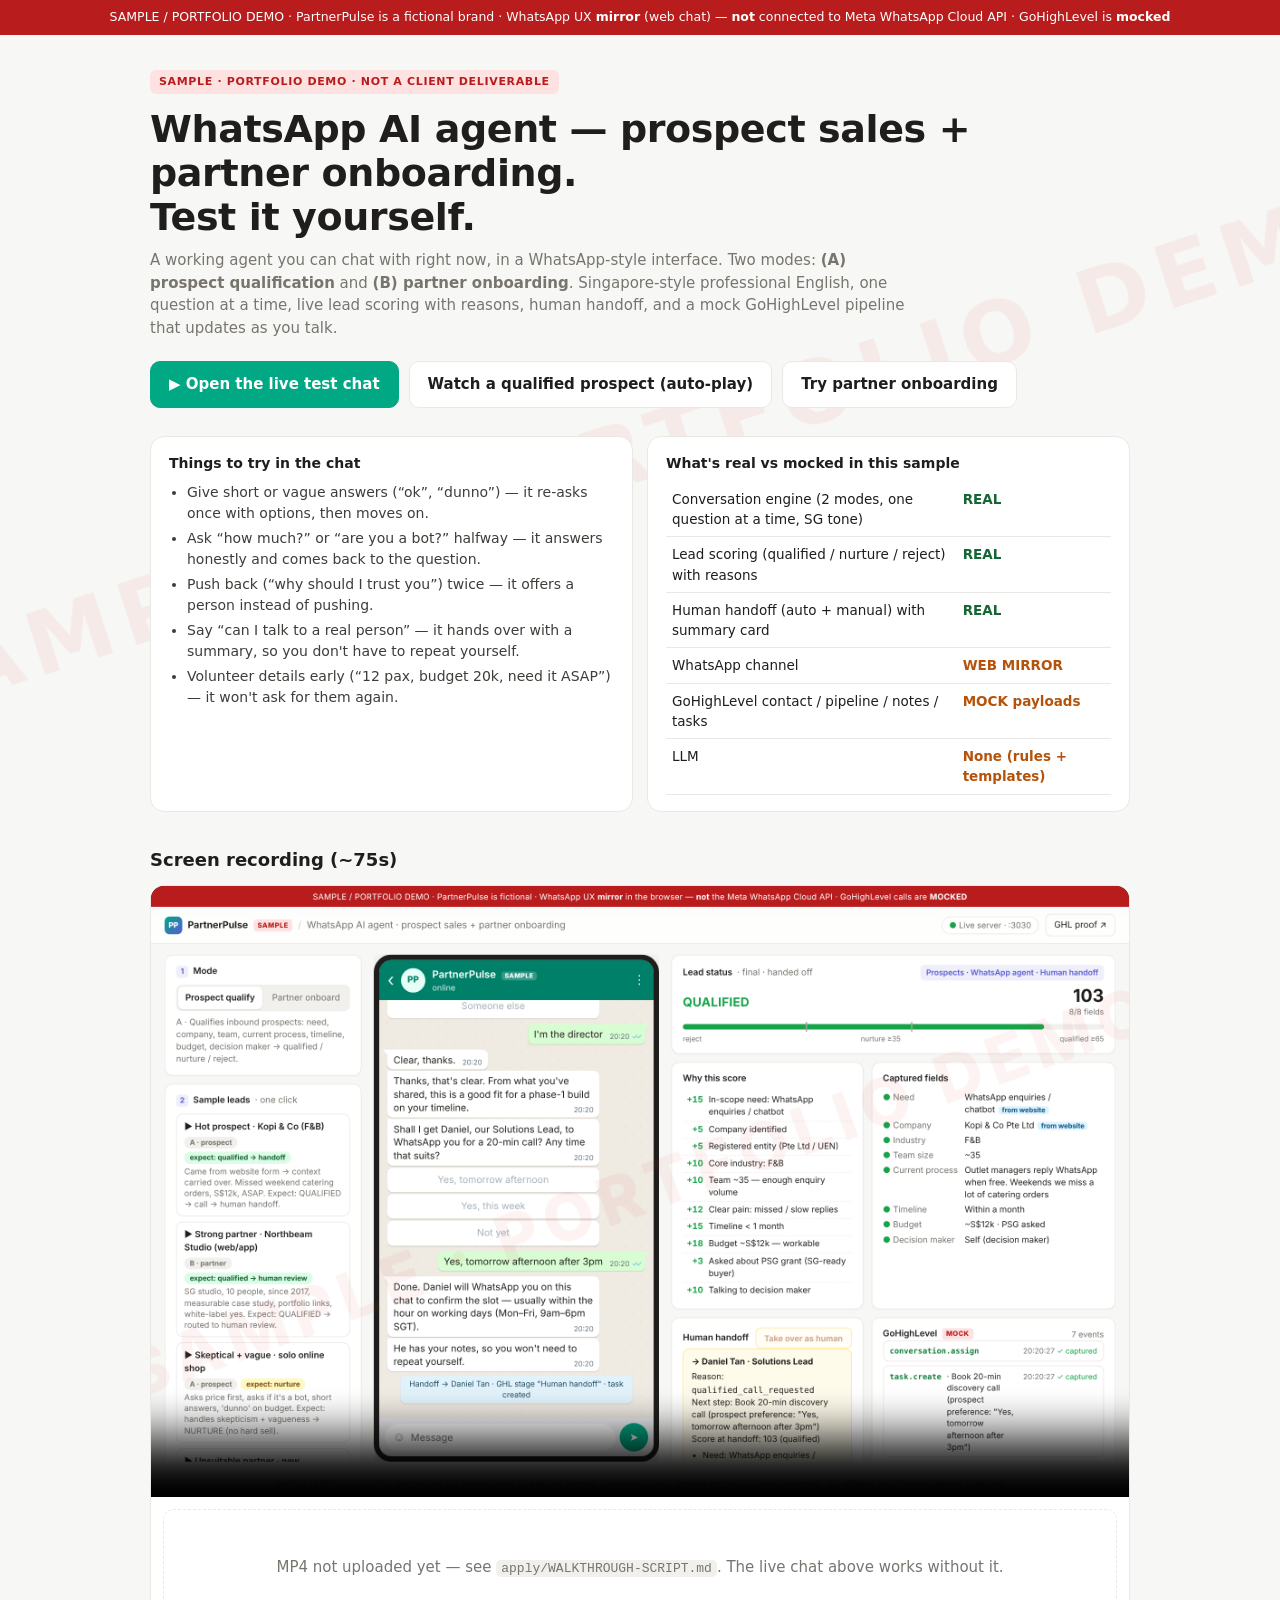
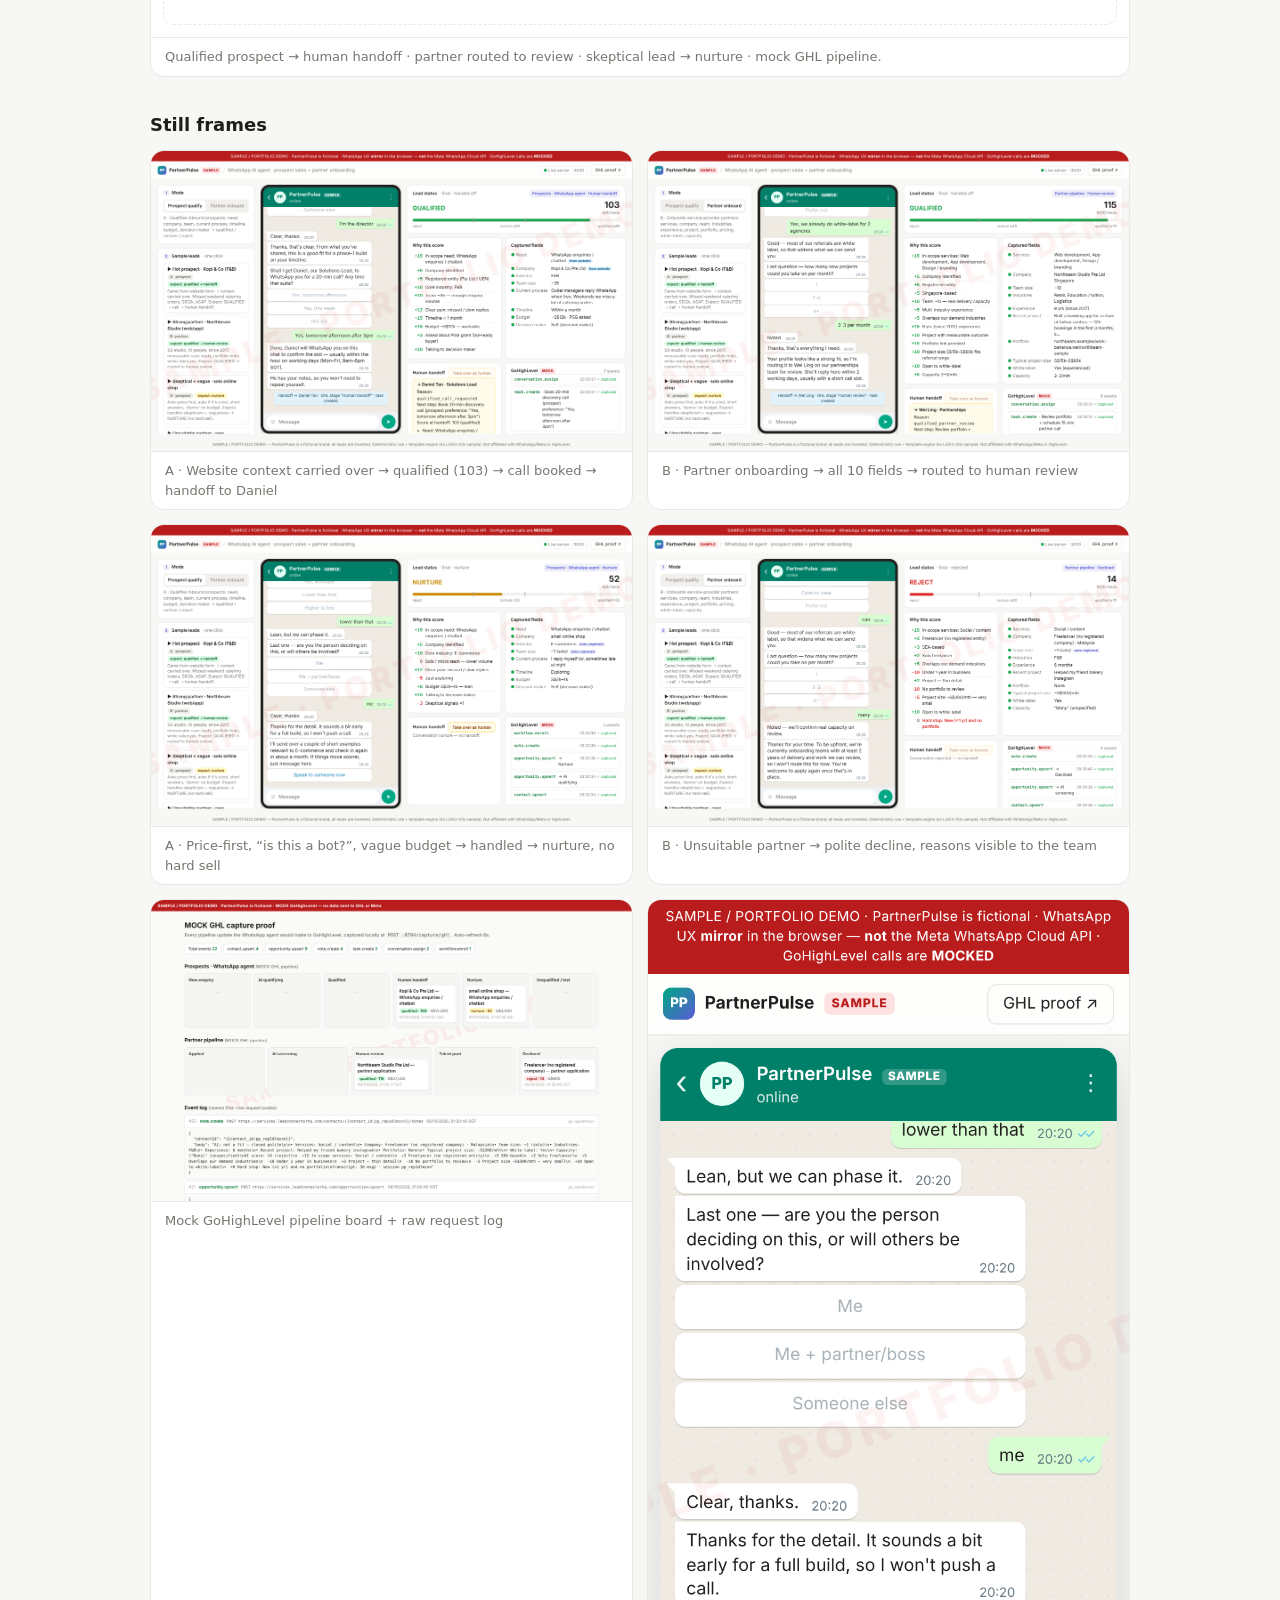
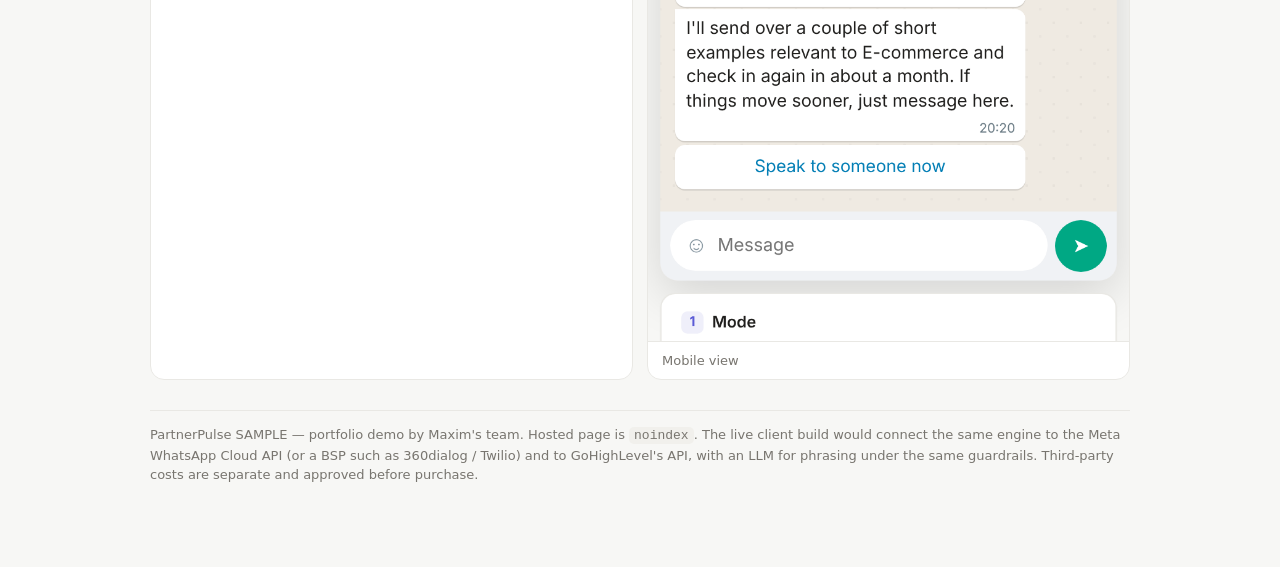
<file: index.html>
<!DOCTYPE html>
<html lang="en">
<head>
<meta charset="utf-8" />
<meta name="viewport" content="width=device-width, initial-scale=1" />
<meta name="robots" content="noindex,nofollow" />
<link rel="icon" href="data:image/svg+xml,%3Csvg xmlns='http://www.w3.org/2000/svg' viewBox='0 0 32 32'%3E%3Crect width='32' height='32' rx='7' fill='%2300a884'/%3E%3Ctext x='16' y='21' font-size='13' text-anchor='middle' fill='white' font-family='sans-serif' font-weight='700'%3EPP%3C/text%3E%3C/svg%3E" />
<title>PartnerPulse SAMPLE · WhatsApp AI agent — test it live</title>
<style>
  :root{--bg:#f7f7f5;--card:#fff;--line:#e9e8e4;--txt:#1f1e1c;--mut:#78756f;--wa:#00a884;--acc:#5b5bd6}
  *{box-sizing:border-box} body{margin:0;font:15px/1.5 Inter,ui-sans-serif,system-ui,-apple-system,"Segoe UI",sans-serif;background:var(--bg);color:var(--txt)}
  .wm{position:fixed;inset:0;pointer-events:none;display:flex;align-items:center;justify-content:center;font-size:clamp(36px,8vw,88px);font-weight:800;letter-spacing:.1em;color:rgba(220,38,38,.06);transform:rotate(-18deg);z-index:0;white-space:nowrap}
  .banner{background:#b91c1c;color:#fff;font-size:12.5px;text-align:center;padding:8px 14px;position:relative;z-index:2}
  .wrap{position:relative;z-index:1;max-width:1020px;margin:0 auto;padding:34px 20px 70px}
  .badge{display:inline-block;font-size:11px;font-weight:800;letter-spacing:.06em;background:#fee2e2;color:#b91c1c;border-radius:6px;padding:4px 9px;margin-bottom:14px}
  h1{font-size:clamp(26px,4vw,38px);line-height:1.15;margin:0 0 10px;letter-spacing:-.01em}
  .sub{color:var(--mut);margin:0 0 22px;max-width:760px}
  .cta{display:flex;gap:10px;flex-wrap:wrap;margin:0 0 28px}
  .btn{display:inline-flex;align-items:center;gap:8px;font-weight:650;text-decoration:none;border-radius:10px;padding:11px 18px;border:1px solid var(--line);color:var(--txt);background:#fff}
  .btn.primary{background:var(--wa);border-color:var(--wa);color:#fff}
  .grid2{display:grid;gap:14px;grid-template-columns:1fr} @media(min-width:800px){.grid2{grid-template-columns:1fr 1fr}}
  .card{background:var(--card);border:1px solid var(--line);border-radius:14px;padding:16px 18px}
  .card h3{margin:0 0 8px;font-size:14px}
  .card ul{margin:0;padding-left:18px;color:#3f3d39;font-size:14px}.card li{margin:4px 0}
  .tbl{width:100%;border-collapse:collapse;font-size:13.5px}.tbl td,.tbl th{border-bottom:1px solid var(--line);padding:7px 6px;text-align:left;vertical-align:top}
  .r{color:#166534;font-weight:700}.m{color:#b45309;font-weight:700}
  h2{font-size:18px;margin:34px 0 12px}
  figure{margin:0;background:var(--card);border:1px solid var(--line);border-radius:14px;overflow:hidden}
  figure img,figure video{display:block;width:100%;height:auto;background:#111}
  figcaption{padding:9px 14px;color:var(--mut);font-size:13px;border-top:1px solid var(--line)}
  .shots{display:grid;gap:14px;grid-template-columns:1fr} @media(min-width:800px){.shots{grid-template-columns:1fr 1fr}}
  .ph{padding:46px 20px;text-align:center;color:var(--mut);border:1px dashed var(--line);margin:12px;border-radius:10px}
  code{background:#f1f0ec;border-radius:5px;padding:1px 5px;font-size:13px}
  .note{margin-top:30px;color:var(--mut);font-size:13px;border-top:1px solid var(--line);padding-top:14px}
</style>
</head>
<body>
<div class="banner">SAMPLE / PORTFOLIO DEMO · PartnerPulse is a fictional brand · WhatsApp UX <b>mirror</b> (web chat) — <b>not</b> connected to Meta WhatsApp Cloud API · GoHighLevel is <b>mocked</b></div>
<div class="wm">SAMPLE · PORTFOLIO DEMO</div>
<div class="wrap">
  <div class="badge">SAMPLE · PORTFOLIO DEMO · NOT A CLIENT DELIVERABLE</div>
  <h1>WhatsApp AI agent — prospect sales + partner onboarding.<br/>Test it yourself.</h1>
  <p class="sub">A working agent you can chat with right now, in a WhatsApp-style interface. Two modes: <b>(A) prospect qualification</b> and <b>(B) partner onboarding</b>. Singapore-style professional English, one question at a time, live lead scoring with reasons, human handoff, and a mock GoHighLevel pipeline that updates as you talk.</p>
  <div class="cta">
    <a class="btn primary" href="chat/">▶ Open the live test chat</a>
    <a class="btn" href="chat/?preset=hot-prospect-kopi">Watch a qualified prospect (auto-play)</a>
    <a class="btn" href="chat/?mode=partner">Try partner onboarding</a>
  </div>

  <div class="grid2">
    <div class="card">
      <h3>Things to try in the chat</h3>
      <ul>
        <li>Give short or vague answers (“ok”, “dunno”) — it re-asks once with options, then moves on.</li>
        <li>Ask “how much?” or “are you a bot?” halfway — it answers honestly and comes back to the question.</li>
        <li>Push back (“why should I trust you”) twice — it offers a person instead of pushing.</li>
        <li>Say “can I talk to a real person” — it hands over with a summary, so you don't have to repeat yourself.</li>
        <li>Volunteer details early (“12 pax, budget 20k, need it ASAP”) — it won't ask for them again.</li>
      </ul>
    </div>
    <div class="card">
      <h3>What's real vs mocked in this sample</h3>
      <table class="tbl">
        <tr><td>Conversation engine (2 modes, one question at a time, SG tone)</td><td class="r">REAL</td></tr>
        <tr><td>Lead scoring (qualified / nurture / reject) with reasons</td><td class="r">REAL</td></tr>
        <tr><td>Human handoff (auto + manual) with summary card</td><td class="r">REAL</td></tr>
        <tr><td>WhatsApp channel</td><td class="m">WEB MIRROR</td></tr>
        <tr><td>GoHighLevel contact / pipeline / notes / tasks</td><td class="m">MOCK payloads</td></tr>
        <tr><td>LLM</td><td class="m">None (rules + templates)</td></tr>
      </table>
    </div>
  </div>

  <h2>Screen recording (~75s)</h2>
  <figure>
    <video id="vid" controls playsinline preload="metadata" poster="assets/01-prospect-qualified-handoff.png">
      <source src="assets/partnerpulse-wa-agent-demo-SAMPLE.mp4" type="video/mp4" />
    </video>
    <div class="ph" id="vidFallback" hidden>MP4 not uploaded yet — see <code>apply/WALKTHROUGH-SCRIPT.md</code>. The live chat above works without it.</div>
    <figcaption>Qualified prospect → human handoff · partner routed to review · skeptical lead → nurture · mock GHL pipeline.</figcaption>
  </figure>

  <h2>Still frames</h2>
  <div class="shots">
    <figure><img src="assets/01-prospect-qualified-handoff.png" alt="Qualified prospect handoff" loading="lazy"/><figcaption>A · Website context carried over → qualified (103) → call booked → handoff to Daniel</figcaption></figure>
    <figure><img src="assets/02-partner-routed-review.png" alt="Partner routed to review" loading="lazy"/><figcaption>B · Partner onboarding → all 10 fields → routed to human review</figcaption></figure>
    <figure><img src="assets/03-skeptic-vague-nurture.png" alt="Skeptical lead nurture" loading="lazy"/><figcaption>A · Price-first, “is this a bot?”, vague budget → handled → nurture, no hard sell</figcaption></figure>
    <figure><img src="assets/04-partner-reject-reasons.png" alt="Partner reject reasons" loading="lazy"/><figcaption>B · Unsuitable partner → polite decline, reasons visible to the team</figcaption></figure>
    <figure><img src="assets/05-ghl-mock-pipeline-proof.png" alt="Mock GHL pipeline" loading="lazy"/><figcaption>Mock GoHighLevel pipeline board + raw request log</figcaption></figure>
    <figure><img src="assets/06-mobile-chat.png" alt="Mobile view" loading="lazy"/><figcaption>Mobile view</figcaption></figure>
  </div>

  <p class="note">PartnerPulse SAMPLE — portfolio demo by Maxim's team. Hosted page is <code>noindex</code>. The live client build would connect the same engine to the Meta WhatsApp Cloud API (or a BSP such as 360dialog / Twilio) and to GoHighLevel's API, with an LLM for phrasing under the same guardrails. Third-party costs are separate and approved before purchase.</p>
</div>
<script>
  const fb=document.getElementById('vidFallback');
  fetch('assets/partnerpulse-wa-agent-demo-SAMPLE.mp4',{method:'HEAD'}).then(r=>{if(!r.ok)fb.hidden=false}).catch(()=>{fb.hidden=false});
  document.querySelector('#vid source').addEventListener('error',()=>{fb.hidden=false});
</script>
</body>
</html>
</file>
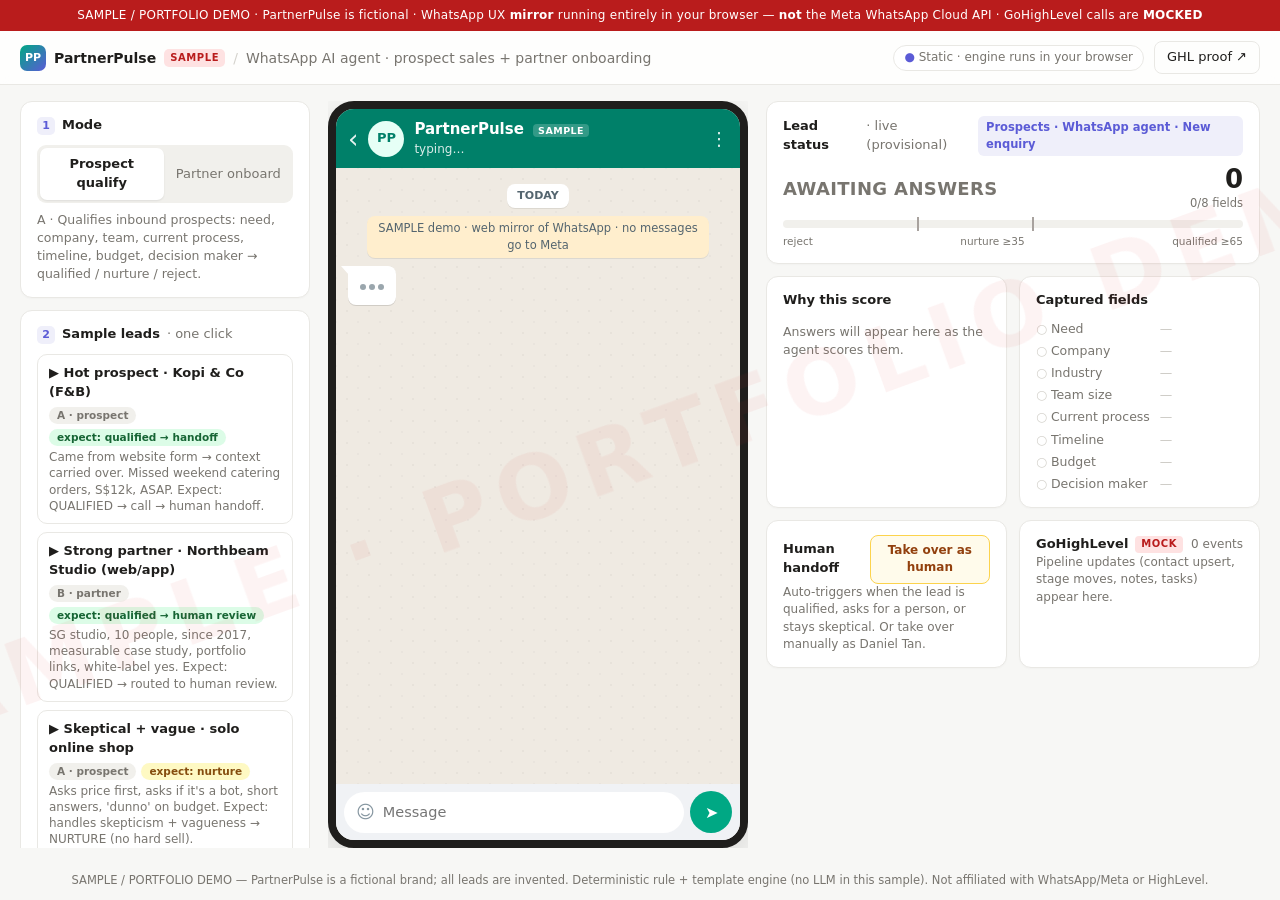
<file: chat/index.html>
<!DOCTYPE html>
<html lang="en">
<head>
<script>window.PP_STATIC = true;</script>
<meta charset="utf-8" />
<meta name="viewport" content="width=device-width, initial-scale=1" />
<meta name="robots" content="noindex,nofollow" />
<link rel="icon" href="data:image/svg+xml,%3Csvg xmlns='http://www.w3.org/2000/svg' viewBox='0 0 32 32'%3E%3Crect width='32' height='32' rx='7' fill='%2300a884'/%3E%3Ctext x='16' y='21' font-size='13' text-anchor='middle' fill='white' font-family='sans-serif' font-weight='700'%3EPP%3C/text%3E%3C/svg%3E" />
<title>PartnerPulse SAMPLE · WhatsApp AI agent (sales + partner onboarding)</title>
<link rel="stylesheet" href="styles.css" />
</head>
<body>
<div class="banner" id="banner">SAMPLE / PORTFOLIO DEMO · PartnerPulse is fictional · WhatsApp UX <b>mirror</b> running entirely in your browser — <b>not</b> the Meta WhatsApp Cloud API · GoHighLevel calls are <b>MOCKED</b></div>
<div class="wm" aria-hidden="true">SAMPLE · PORTFOLIO DEMO</div>

<header class="top">
  <div class="brand"><span class="logo">PP</span><span class="bn">PartnerPulse</span><span class="tag">SAMPLE</span><span class="sep">/</span><span class="ttl">WhatsApp AI agent · prospect sales + partner onboarding</span></div>
  <div class="topr">
    <span class="runmode" id="runmode">connecting…</span>
    <a class="btn ghost" id="proofLink" href="proof.html" target="_blank" rel="noopener">GHL proof ↗</a>
  </div>
</header>

<main class="grid">
  <aside class="col left">
    <section class="card">
      <h3><span class="num">1</span>Mode</h3>
      <div class="seg" role="tablist">
        <button data-mode="prospect" class="on">Prospect qualify</button>
        <button data-mode="partner">Partner onboard</button>
      </div>
      <p class="hint" id="modeHint">A · Qualifies inbound prospects: need, company, team, current process, timeline, budget, decision maker.</p>
    </section>
    <section class="card">
      <h3><span class="num">2</span>Sample leads <span class="muted">· one click</span></h3>
      <div id="presets" class="presets"></div>
      <div class="speed">Speed
        <button data-speed="1" class="on">1×</button><button data-speed="2.5">2.5×</button><button data-speed="10">Fast</button>
      </div>
    </section>
    <section class="card">
      <h3><span class="num">3</span>Or test it yourself</h3>
      <p class="hint">Type in the chat like a real lead. Things worth trying:</p>
      <div class="tries" id="tries">
        <button>how much?</button><button>are you a bot?</button><button>why should I trust you</button><button>ok</button><button>can I talk to a real person</button><button>stop</button>
      </div>
      <button class="btn full" id="resetBtn">↺ Reset chat</button>
    </section>
  </aside>

  <section class="col phonecol">
    <div class="phone">
      <div class="wa-head">
        <span class="back">‹</span>
        <span class="avatar">PP</span>
        <div class="who"><div class="nm">PartnerPulse <span class="vf">SAMPLE</span></div><div class="st" id="waStatus">online</div></div>
        <div class="icons"><span>⋮</span></div>
      </div>
      <div class="wa-body" id="chat">
        <div class="chip day">TODAY</div>
        <div class="chip lock">SAMPLE demo · web mirror of WhatsApp · no messages go to Meta</div>
      </div>
      <form class="wa-foot" id="composer" autocomplete="off">
        <div class="inputwrap"><span class="emo">☺</span><input id="msg" placeholder="Message" maxlength="600" /></div>
        <button class="send" id="sendBtn" aria-label="Send">➤</button>
      </form>
    </div>
  </section>

  <aside class="col right">
    <section class="card status">
      <div class="row between"><h3>Lead status <span class="muted" id="provisional">· live</span></h3><span class="stage" id="stage">—</span></div>
      <div class="scoreRow">
        <div class="band" id="band">—</div>
        <div class="scoreNum"><b id="scoreNum">0</b><span id="complete">0/0 fields</span></div>
      </div>
      <div class="bar"><div class="fill" id="scoreFill"></div><div class="th" id="thN"></div><div class="th" id="thQ"></div></div>
      <div class="legend"><span>reject</span><span id="lgN">nurture ≥35</span><span id="lgQ">qualified ≥65</span></div>
    </section>

    <section class="card">
      <h3>Why this score</h3>
      <ul class="reasons" id="reasons"><li class="muted">Answers will appear here as the agent scores them.</li></ul>
    </section>

    <section class="card">
      <h3>Captured fields</h3>
      <div class="slots" id="slots"></div>
    </section>

    <section class="card">
      <div class="row between"><h3>Human handoff</h3><button class="btn warn" id="handoffBtn">Take over as human</button></div>
      <div id="handoffCard" class="muted small">Auto-triggers when the lead is qualified, asks for a person, or stays skeptical. Or take over manually.</div>
    </section>

    <section class="card">
      <div class="row between"><h3>GoHighLevel <span class="mock">MOCK</span></h3><span class="muted small" id="evCount">0 events</span></div>
      <div class="events" id="events"><div class="muted small">Pipeline updates (contact upsert, stage moves, notes, tasks) appear here.</div></div>
    </section>
  </aside>
</main>
<footer class="foot">SAMPLE / PORTFOLIO DEMO — PartnerPulse is a fictional brand; all leads are invented. Deterministic rule + template engine (no LLM in this sample). Not affiliated with WhatsApp/Meta or HighLevel.</footer>
<script type="module" src="app.js"></script>
</body>
</html>
</file>
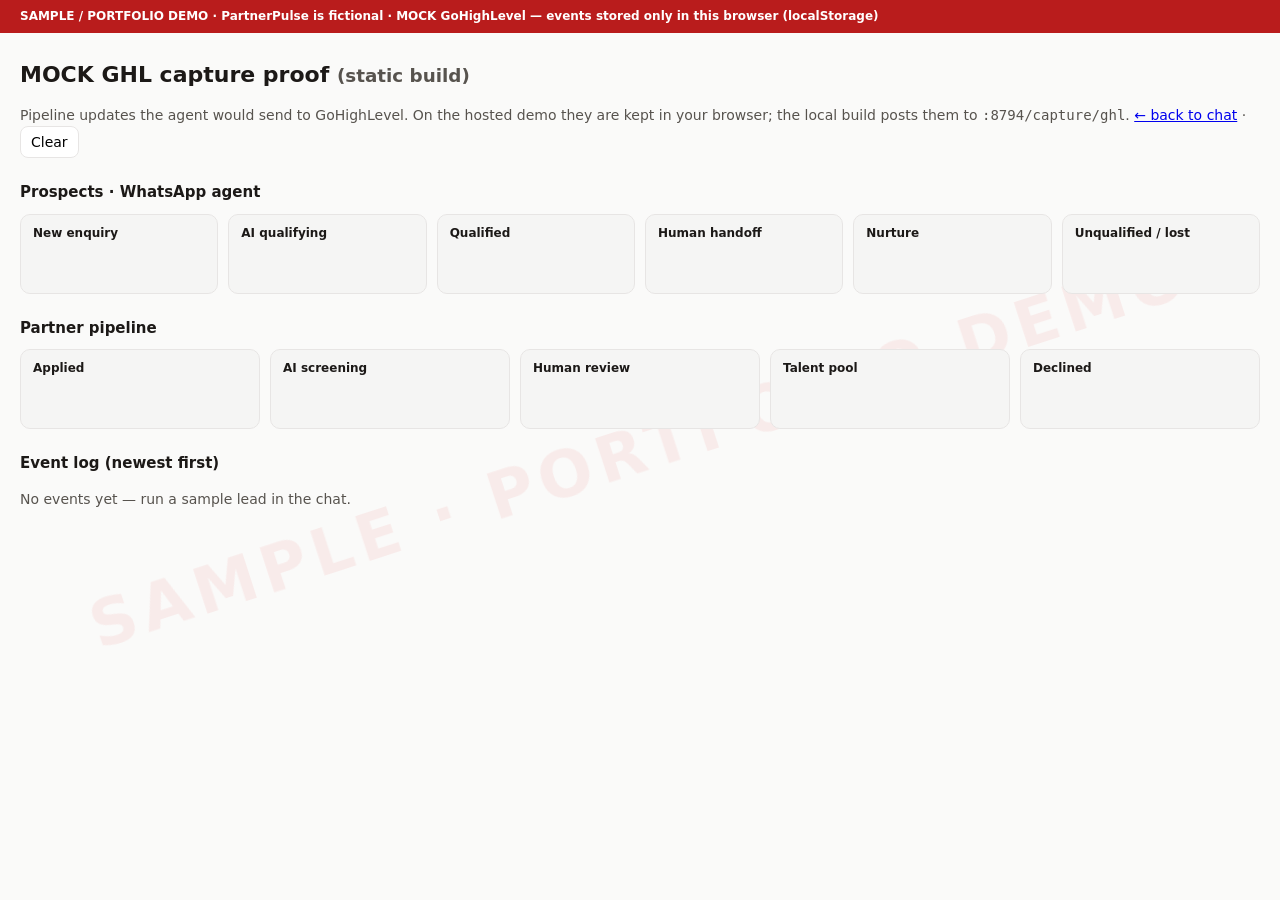
<file: chat/proof.html>
<!DOCTYPE html>
<html lang="en"><head><meta charset="utf-8"/><meta name="viewport" content="width=device-width, initial-scale=1"/><meta name="robots" content="noindex,nofollow"/><link rel="icon" href="data:image/svg+xml,%3Csvg xmlns='http://www.w3.org/2000/svg' viewBox='0 0 32 32'%3E%3Crect width='32' height='32' rx='7' fill='%2300a884'/%3E%3Ctext x='16' y='21' font-size='13' text-anchor='middle' fill='white' font-family='sans-serif' font-weight='700'%3EPP%3C/text%3E%3C/svg%3E" />
<title>PartnerPulse · MOCK GHL proof (in-browser, SAMPLE)</title>
<style>
*{box-sizing:border-box}body{margin:0;font:14px/1.45 Inter,ui-sans-serif,system-ui,sans-serif;background:#fafaf9;color:#1c1917}
.wm{position:fixed;inset:0;pointer-events:none;display:flex;align-items:center;justify-content:center;font-size:64px;font-weight:800;letter-spacing:.1em;color:rgba(220,38,38,.07);transform:rotate(-18deg)}
.banner{background:#b91c1c;color:#fff;font-weight:700;font-size:12px;padding:8px 20px}
.wrap{max-width:1280px;margin:0 auto;padding:20px;position:relative}
h1{font-size:22px;margin:6px 0}h2{font-size:15px;margin:24px 0 10px}.sub{color:#57534e}
.board{display:grid;grid-auto-flow:column;grid-auto-columns:minmax(160px,1fr);gap:10px;overflow-x:auto}
.col{background:#f5f5f4;border:1px solid #e7e5e4;border-radius:10px;padding:8px;min-height:80px}.ch{font-size:12px;font-weight:700;margin:2px 4px 8px}
.opp{background:#fff;border:1px solid #e7e5e4;border-radius:8px;padding:8px;margin-bottom:6px;font-size:12.5px}.b{font-size:11px;font-weight:700;padding:1px 7px;border-radius:99px;background:#e7e5e4}
.b.qualified{background:#dcfce7;color:#166534}.b.nurture{background:#fef9c3;color:#854d0e}.b.reject{background:#fee2e2;color:#991b1b}
details{background:#fff;border:1px solid #e7e5e4;border-radius:8px;margin-bottom:6px}summary{cursor:pointer;padding:8px 12px;font-size:12.5px}summary b{color:#15803d}
pre{margin:0;padding:10px 12px;background:#fafaf9;border-top:1px solid #e7e5e4;font-size:11.5px;white-space:pre-wrap;word-break:break-word}
button{font:inherit;border:1px solid #e7e5e4;background:#fff;border-radius:8px;padding:5px 10px;cursor:pointer}
</style></head><body><div class="wm">SAMPLE · PORTFOLIO DEMO</div>
<div class="banner">SAMPLE / PORTFOLIO DEMO · PartnerPulse is fictional · MOCK GoHighLevel — events stored only in this browser (localStorage)</div>
<div class="wrap"><h1>MOCK GHL capture proof <small class="sub">(static build)</small></h1>
<p class="sub">Pipeline updates the agent would send to GoHighLevel. On the hosted demo they are kept in your browser; the local build posts them to <code>:8794/capture/ghl</code>. <a href="./">← back to chat</a> · <button id="clr">Clear</button></p>
<div id="boards"></div><h2>Event log (newest first)</h2><div id="log"></div></div>
<script>
const esc=s=>String(s??"").replace(/&/g,"&amp;").replace(/</g,"&lt;");
const all=JSON.parse(localStorage.getItem("pp_ghl_events")||"[]");
const P={prospect:["New enquiry","AI qualifying","Qualified","Human handoff","Nurture","Unqualified / lost"],partner:["Applied","AI screening","Human review","Talent pool","Declined"]};
const opps=new Map();for(const c of all){const e=c.body;if(e.type==="opportunity.upsert")opps.set(e.sessionId,{...e.body,mode:e.mode})}
document.getElementById("boards").innerHTML=Object.entries(P).map(([m,st])=>`<h2>${m==="prospect"?"Prospects · WhatsApp agent":"Partner pipeline"}</h2><div class="board">${st.map(s=>`<div class="col"><div class="ch">${s}</div>${[...opps.values()].filter(o=>o.mode===m&&o.stageName===s).map(o=>{const sc=o.customFields.find(f=>f.key==="ai_score")?.field_value,b=o.customFields.find(f=>f.key==="ai_band")?.field_value;return`<div class="opp"><b>${esc(o.name)}</b><br><span class="b ${b}">${b} · ${sc}</span></div>`}).join("")}</div>`).join("")}</div>`).join("");
document.getElementById("log").innerHTML=all.slice().reverse().map((c,i)=>`<details ${i<2?"open":""}><summary><b>${esc(c.body.type)}</b> ${esc(c.body.request)} · ${new Date(c.receivedAt).toLocaleString()}</summary><pre>${esc(JSON.stringify(c.body.body,null,2))}</pre></details>`).join("")||'<p class="sub">No events yet — run a sample lead in the chat.</p>';
document.getElementById("clr").onclick=()=>{localStorage.removeItem("pp_ghl_events");location.reload()};
</script></body></html>
</file>
<file: chat/styles.css>
/* PartnerPulse SAMPLE — Linear/Notion-adjacent shell + WhatsApp-style chat */
:root{
  --bg:#f7f7f5; --card:#fff; --line:#e9e8e4; --txt:#1f1e1c; --mut:#78756f; --acc:#5b5bd6;
  --wa-head:#008069; --wa-bg:#efeae2; --wa-out:#d9fdd3; --wa-in:#fff; --wa-green:#00a884; --wa-teal:#027eb5;
  --q:#16a34a; --n:#ca8a04; --r:#dc2626;
}
*{box-sizing:border-box}
html,body{height:100%}
body{margin:0;font:14px/1.45 Inter,ui-sans-serif,system-ui,-apple-system,"Segoe UI",Roboto,sans-serif;background:var(--bg);color:var(--txt);-webkit-font-smoothing:antialiased}
.banner{background:#b91c1c;color:#fff;font-size:12px;letter-spacing:.02em;padding:7px 16px;text-align:center;position:relative;z-index:20}
.wm{position:fixed;inset:0;pointer-events:none;display:flex;align-items:center;justify-content:center;font-size:clamp(40px,7vw,96px);font-weight:800;letter-spacing:.12em;color:rgba(220,38,38,.055);transform:rotate(-20deg);z-index:50;white-space:nowrap}
.top{display:flex;align-items:center;justify-content:space-between;padding:10px 20px;border-bottom:1px solid var(--line);background:rgba(255,255,255,.8);backdrop-filter:blur(6px)}
.brand{display:flex;align-items:center;gap:8px;min-width:0}
.logo{width:26px;height:26px;border-radius:7px;background:linear-gradient(135deg,#00a884,#5b5bd6);color:#fff;font-weight:800;font-size:11px;display:grid;place-items:center}
.bn{font-weight:700}.tag{font-size:10px;font-weight:800;letter-spacing:.06em;background:#fee2e2;color:#b91c1c;border-radius:5px;padding:2px 6px}
.sep{color:#d4d2cc}.ttl{color:var(--mut);white-space:nowrap;overflow:hidden;text-overflow:ellipsis}
.topr{display:flex;gap:10px;align-items:center}
.runmode{font-size:12px;color:var(--mut);border:1px solid var(--line);border-radius:99px;padding:3px 10px;background:#fff}
.runmode.live::before{content:"● ";color:var(--q)}.runmode.static::before{content:"● ";color:var(--acc)}
.btn{font:inherit;font-size:13px;border:1px solid var(--line);background:#fff;border-radius:8px;padding:6px 12px;cursor:pointer;color:var(--txt);text-decoration:none;display:inline-block}
.btn:hover{background:#f3f3f0}.btn.ghost{background:transparent}.btn.full{width:100%;margin-top:12px}
.btn.warn{border-color:#fcd34d;background:#fffbeb;color:#92400e;font-weight:600;font-size:12px}.btn.warn:disabled{opacity:.5;cursor:default}
.grid{display:grid;grid-template-columns:290px minmax(360px,420px) minmax(340px,1fr);gap:18px;padding:16px 20px;max-width:1500px;margin:0 auto;height:calc(100vh - 34px - 51px - 36px)}
.col{min-height:0;overflow:auto}
.card{background:var(--card);border:1px solid var(--line);border-radius:12px;padding:14px 16px;margin-bottom:12px;box-shadow:0 1px 2px rgba(0,0,0,.025)}
.card h3{font-size:13px;font-weight:650;margin:0 0 10px;display:flex;align-items:center;gap:7px}
.num{width:18px;height:18px;border-radius:5px;background:#efeffa;color:var(--acc);font-size:11px;display:grid;place-items:center;font-weight:700}
.muted{color:var(--mut);font-weight:400}.small{font-size:12px}
.hint{color:var(--mut);font-size:12.5px;margin:8px 0 0}
.seg{display:grid;grid-template-columns:1fr 1fr;background:#f1f0ec;border-radius:9px;padding:3px;gap:3px}
.seg button{font:inherit;font-size:13px;border:0;background:transparent;padding:7px 6px;border-radius:7px;cursor:pointer;color:var(--mut)}
.seg button.on{background:#fff;color:var(--txt);font-weight:600;box-shadow:0 1px 2px rgba(0,0,0,.08)}
.presets{display:flex;flex-direction:column;gap:8px}
.preset{all:unset;cursor:pointer;border:1px solid var(--line);border-radius:10px;padding:9px 11px;display:block;transition:.12s}
.preset:hover{border-color:#c7c6f5;background:#fafaff}.preset.running{border-color:var(--wa-green);background:#f0fdf8}
.preset .pt{font-weight:600;font-size:13px}
.preset .pp{margin-top:5px;display:flex;gap:5px;flex-wrap:wrap}
.preset .pb{font-size:12px;color:var(--mut);margin-top:3px;line-height:1.35}
.pill{font-size:10.5px;font-weight:700;border-radius:99px;padding:1px 8px;white-space:nowrap;align-self:flex-start}
.pill.qualified{background:#dcfce7;color:#166534}.pill.nurture{background:#fef9c3;color:#854d0e}.pill.reject{background:#fee2e2;color:#991b1b}
.pill.mode{background:#f1f0ec;color:var(--mut)}
.speed{margin-top:10px;font-size:12px;color:var(--mut);display:flex;gap:5px;align-items:center}
.speed button{font:inherit;font-size:11.5px;border:1px solid var(--line);background:#fff;border-radius:6px;padding:2px 8px;cursor:pointer}
.speed button.on{background:var(--txt);color:#fff;border-color:var(--txt)}
.tries{display:flex;flex-wrap:wrap;gap:6px;margin-top:8px}
.tries button{font:inherit;font-size:12px;border:1px dashed #d4d2cc;background:#fff;border-radius:99px;padding:3px 10px;cursor:pointer}
.tries button:hover{border-style:solid;border-color:var(--wa-green)}

/* ---------- phone / WhatsApp mirror ---------- */
.phonecol{display:flex;justify-content:center;overflow:hidden}
.phone{width:100%;max-width:420px;height:100%;border-radius:26px;overflow:hidden;display:flex;flex-direction:column;background:var(--wa-bg);border:8px solid #1f1e1c;box-shadow:0 12px 40px rgba(0,0,0,.14)}
.wa-head{background:var(--wa-head);color:#fff;display:flex;align-items:center;gap:10px;padding:10px 12px}
.back{font-size:26px;line-height:1;opacity:.9}
.avatar{width:36px;height:36px;border-radius:50%;background:#e6fff6;color:var(--wa-head);font-weight:800;font-size:13px;display:grid;place-items:center}
.who{flex:1;min-width:0}.nm{font-weight:600;font-size:15px}.vf{font-size:9.5px;font-weight:800;background:rgba(255,255,255,.2);border-radius:4px;padding:1px 5px;margin-left:4px;letter-spacing:.05em}
.st{font-size:12px;opacity:.85}.icons{opacity:.9;font-size:18px}
.wa-body{flex:1;overflow-y:auto;padding:10px 12px 14px;
  background-color:var(--wa-bg);
  background-image:radial-gradient(rgba(0,0,0,.035) 1px,transparent 1.2px),radial-gradient(rgba(0,0,0,.025) 1px,transparent 1.2px);
  background-size:22px 22px,22px 22px;background-position:0 0,11px 11px}
.chip{margin:6px auto 8px;width:max-content;max-width:90%;font-size:11.5px;border-radius:8px;padding:4px 10px;text-align:center;box-shadow:0 1px .5px rgba(0,0,0,.08)}
.chip.day{background:#fff;color:#54656f;font-weight:600;font-size:11px}
.chip.lock{background:#ffeecd;color:#54656f}
.chip.sys{background:#e1f2fb;color:#1f4c63;font-size:11.5px}
.msg{display:flex;margin:2px 0}
.msg.in{justify-content:flex-start}.msg.out{justify-content:flex-end}
.bub{max-width:82%;padding:6px 8px 4px 9px;border-radius:8px;font-size:14.2px;line-height:1.38;box-shadow:0 1px .5px rgba(0,0,0,.13);position:relative;white-space:pre-wrap;word-wrap:break-word}
.in .bub{background:var(--wa-in);border-top-left-radius:0}.out .bub{background:var(--wa-out);border-top-right-radius:0}
.msg.first.in .bub::before{content:"";position:absolute;left:-7px;top:0;border-width:0 8px 9px 0;border-style:solid;border-color:transparent var(--wa-in) transparent transparent}
.msg.first.out .bub::before{content:"";position:absolute;right:-7px;top:0;border-width:0 0 9px 8px;border-style:solid;border-color:transparent transparent transparent var(--wa-out)}
.msg.first{margin-top:8px}
.meta{float:right;font-size:10.5px;color:#667781;margin:6px 0 -2px 10px;white-space:nowrap}
.tick{color:#53bdeb;margin-left:3px;letter-spacing:-3px}
.quick{display:flex;flex-direction:column;gap:3px;margin:3px 0 4px;max-width:82%}
.quick button{font:inherit;font-size:14px;background:#fff;color:var(--wa-teal);border:0;border-radius:8px;padding:8px;cursor:pointer;box-shadow:0 1px .5px rgba(0,0,0,.13)}
.quick button:hover{background:#f6fbff}.quick button:disabled{color:#a8b3ba;cursor:default}
.typing .bub{padding:10px 12px}.dots{display:inline-flex;gap:3px}.dots i{width:6px;height:6px;border-radius:50%;background:#9aa6ad;animation:b 1s infinite}
.dots i:nth-child(2){animation-delay:.15s}.dots i:nth-child(3){animation-delay:.3s}
@keyframes b{0%,60%,100%{transform:translateY(0);opacity:.5}30%{transform:translateY(-3px);opacity:1}}
.wa-foot{display:flex;gap:6px;padding:7px 8px;background:#f0f2f5;align-items:center}
.inputwrap{flex:1;display:flex;align-items:center;background:#fff;border-radius:22px;padding:0 12px;gap:8px}
.emo{color:#8696a0;font-size:18px}
#msg{flex:1;border:0;outline:0;font:inherit;font-size:14.5px;padding:10px 0;background:transparent}
.send{width:42px;height:42px;border-radius:50%;border:0;background:var(--wa-green);color:#fff;font-size:16px;cursor:pointer}
.send:disabled{opacity:.6}

/* ---------- console ---------- */
.row{display:flex;align-items:center;gap:8px}.between{justify-content:space-between}
.row h3{margin:0}
.status .row{margin-bottom:10px}
.stage{font-size:11.5px;font-weight:600;background:#efeffa;color:var(--acc);border-radius:6px;padding:3px 8px}
.scoreRow{display:flex;align-items:center;justify-content:space-between;margin-bottom:8px}
.band{font-size:18px;font-weight:750;letter-spacing:.02em;text-transform:uppercase;color:var(--mut)}
.band.qualified{color:var(--q)}.band.nurture{color:var(--n)}.band.reject{color:var(--r)}
.scoreNum{text-align:right}.scoreNum b{font-size:26px;font-weight:750;display:block;line-height:1}.scoreNum span{font-size:11.5px;color:var(--mut)}
.bar{position:relative;height:8px;background:#f1f0ec;border-radius:99px;overflow:visible}
.fill{height:100%;border-radius:99px;background:#d4d2cc;width:0;transition:width .4s,background .4s}
.fill.qualified{background:var(--q)}.fill.nurture{background:var(--n)}.fill.reject{background:var(--r)}
.th{position:absolute;top:-3px;width:2px;height:14px;background:#a8a29e}
.legend{display:flex;justify-content:space-between;font-size:10.5px;color:var(--mut);margin-top:6px}
.reasons{list-style:none;margin:0;padding:0;font-size:12.5px;max-height:220px;overflow:auto}
.reasons li{display:flex;gap:8px;padding:3px 0;border-bottom:1px dashed #f0efeb}
.reasons li:last-child{border-bottom:0}
.reasons .p{font-variant-numeric:tabular-nums;font-weight:700;min-width:30px;text-align:right}
.reasons .pos{color:var(--q)}.reasons .neg{color:var(--r)}.reasons .zero{color:var(--mut)}
.reasons li.hard{color:var(--r);font-weight:600}
.reasons li.new{animation:hl 1.2s}
@keyframes hl{0%{background:#fef9c3}100%{background:transparent}}
.slots{display:grid;grid-template-columns:auto 1fr;gap:4px 10px;font-size:12.5px}
.slots .k{color:var(--mut);white-space:nowrap}.slots .k::before{content:"○ ";color:#d4d2cc}.slots .k.f::before{content:"● ";color:var(--q)}.slots .k.u::before{content:"◐ ";color:var(--n)}
.slots .v{min-width:0;overflow-wrap:anywhere}.slots .v.empty{color:#c9c7c1}
.badge{font-size:10px;font-weight:700;border-radius:4px;padding:0 5px;margin-left:5px;background:#efeffa;color:var(--acc)}
.badge.ctx{background:#e0f2fe;color:#075985}
.hcard{border:1px solid #fde68a;background:#fffbeb;border-radius:10px;padding:10px 12px;font-size:12.5px}
.hcard b{display:block;margin-bottom:4px}.hcard ul{margin:6px 0 0;padding-left:16px}.hcard li{margin:1px 0}
.mock{font-size:10px;font-weight:800;background:#fee2e2;color:#b91c1c;border-radius:4px;padding:1px 6px;letter-spacing:.05em}
.events{display:flex;flex-direction:column;gap:6px;max-height:300px;overflow:auto}
.ev{border:1px solid var(--line);border-radius:8px;font-size:12px}
.ev summary{cursor:pointer;padding:6px 9px;display:flex;gap:8px;align-items:baseline;list-style:none}
.ev summary::-webkit-details-marker{display:none}
.ev .et{font-weight:700;color:#15803d;font-family:ui-monospace,SFMono-Regular,monospace;font-size:11.5px}
.ev .es{color:var(--txt)}.ev .ew{margin-left:auto;color:var(--mut);font-size:11px;white-space:nowrap}
.ev .ok{color:var(--q)}.ev .bad{color:var(--r)}
.ev pre{margin:0;padding:8px 10px;background:#fafaf9;border-top:1px solid var(--line);font-size:11px;white-space:pre-wrap;word-break:break-word;max-height:260px;overflow:auto}
.foot{text-align:center;font-size:11.5px;color:var(--mut);padding:8px 16px 10px}

@media (min-width:1181px){
  .right{display:grid;grid-template-columns:1fr 1fr;gap:12px;align-content:start}
  .right .card{margin:0}
  .right .status{grid-column:1 / -1}
  .right .reasons{max-height:none}
}
@media (max-width:1180px){
  .grid{grid-template-columns:minmax(0,1fr);height:auto}
  .col{min-width:0}
  .phonecol{order:-1}.phone{height:78vh}
  .col{overflow:visible}
  .ttl{display:none}
}

@media (max-width:640px){
  body{overflow-x:hidden}
  .top{padding:8px 12px}.runmode{display:none}.sep{display:none}
  .grid{padding:10px;gap:10px}
  .phone{border:0;border-radius:14px;height:80vh}
  .banner{font-size:11px;padding:6px 10px}
}
</file>
